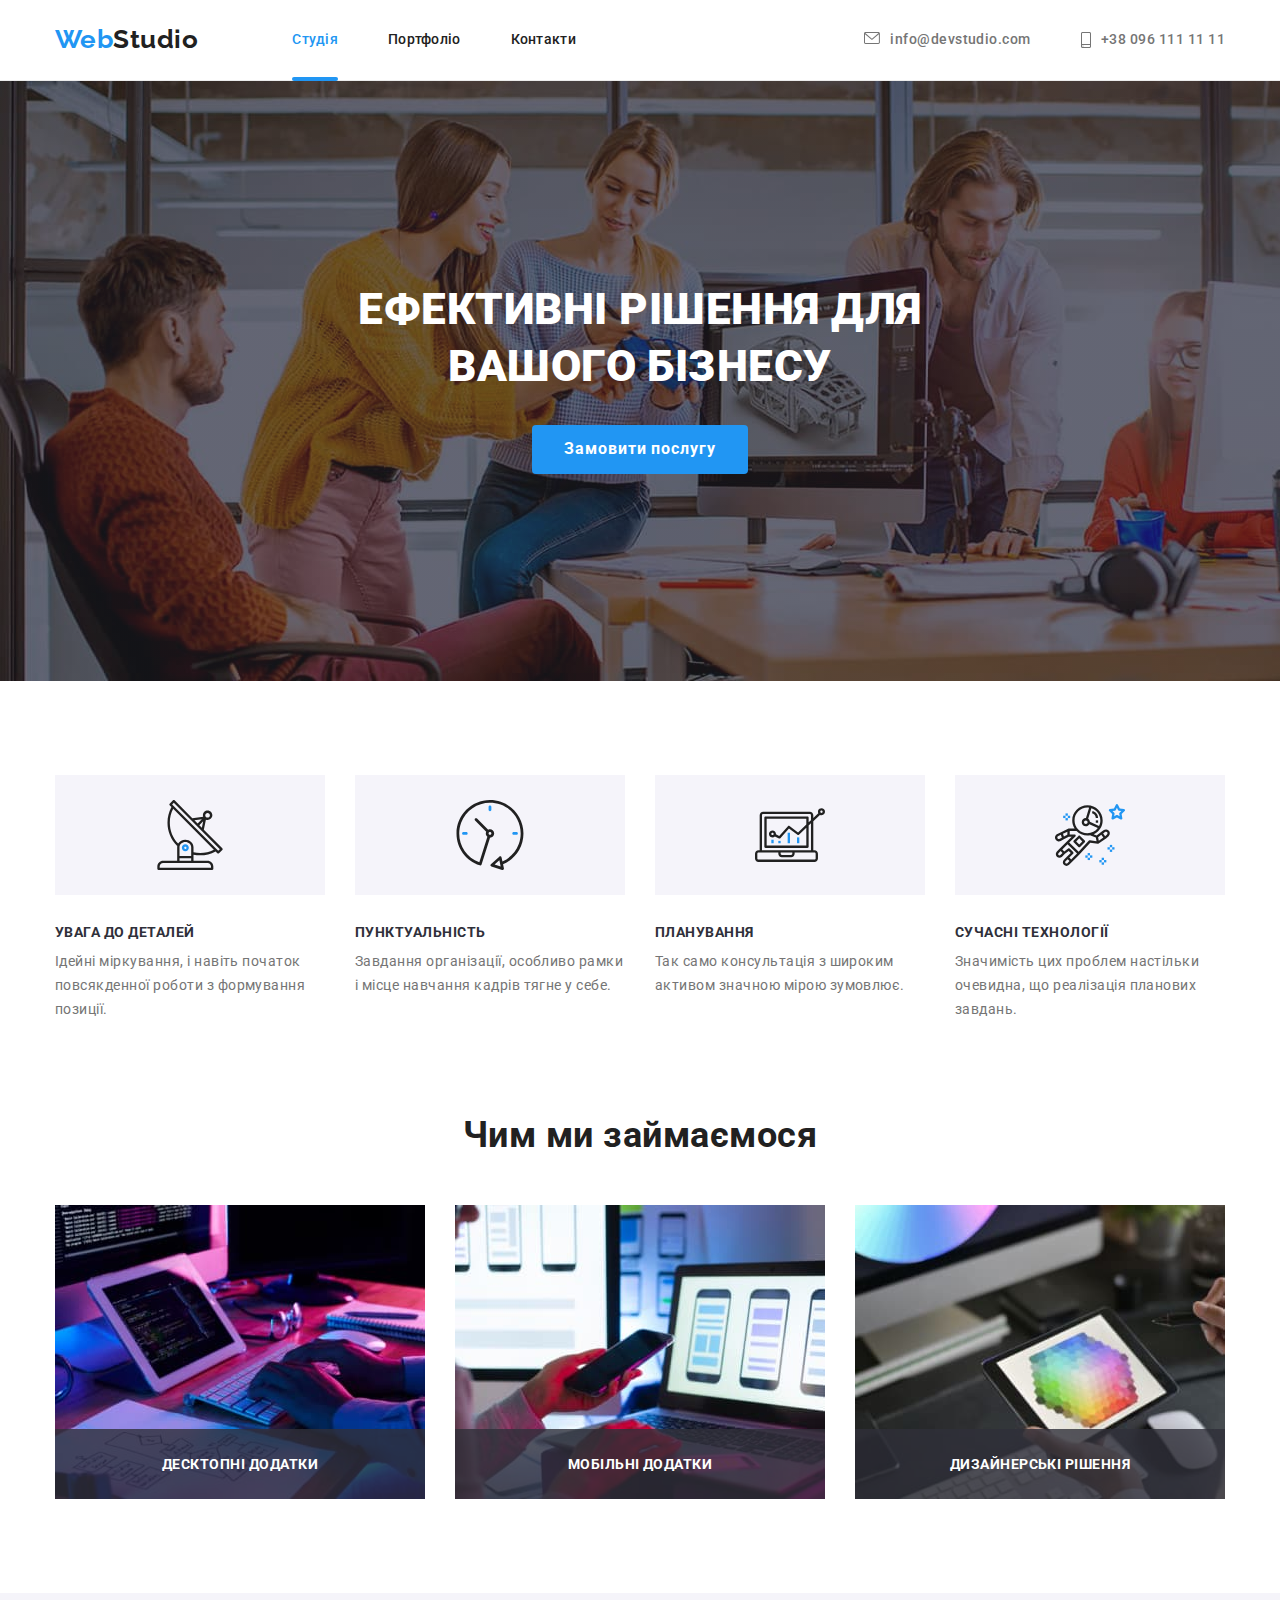
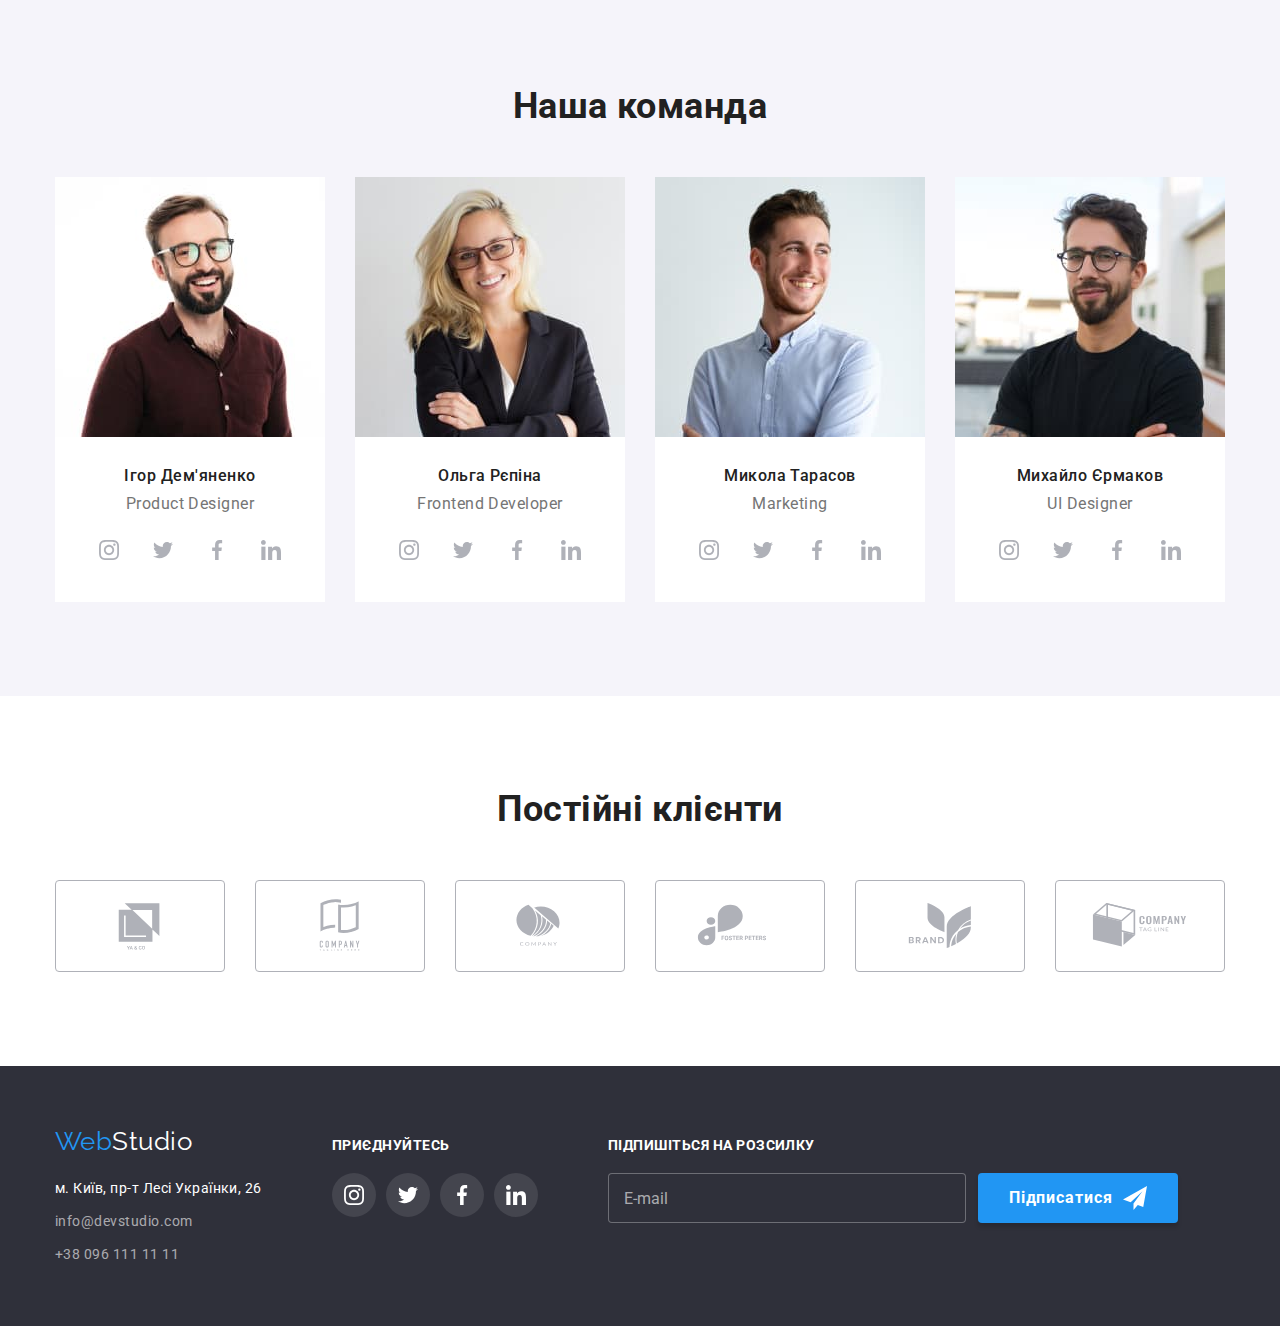
<file: index.html>
<!DOCTYPE html>
<html lang="uk">
  <head>
    <meta charset="UTF-8" />
    <meta name="viewport" content="width=device-width, initial-scale=1.0" />
    <title>Document</title>
    <link rel="preconnect" href="https://fonts.googleapis.com" />
    <link rel="preconnect" href="https://fonts.gstatic.com" crossorigin />
    <link
      href="https://fonts.googleapis.com/css2?family=Raleway:wght@700&family=Roboto:wght@400;500;700;900&display=swap"
      rel="stylesheet"
    />
    <link
      rel="stylesheet"
      href="https://cdn.jsdelivr.net/npm/modern-normalize@1.1.0/modern-normalize.min.css"
    />
    <link rel="stylesheet" href="./css/styles.css" />
  </head>
  <body>
    <header class="page-header">
      <div class="container header-box">
        <nav class="page-navigation">
          <div class="logo">
            <a href="./index.html" class="header-web" lang="en"
              >Web<span class="header-studio">Studio</span></a
            >
          </div>
          <ul class="menu">
            <li class="menu-item">
              <a class="link list-header current-studio" href="./index.html">Студія</a>
            </li>
            <li class="menu-item">
              <a class="link list-header" href="portfolio.html">Портфоліо</a>
            </li>
            <li class="menu-item">
              <a class="link list-header" href="#">Контакти</a>
            </li>
          </ul>
        </nav>
        <ul class="header-link">
          <li class="list-info">
            <a class="link header-info" href="mailto:info@devstudio.com">
              <svg aria-label="іконка пошти" class="contact-icon" width="16" height="12">
                <use href="./images/symbol-defs2.svg#icon-envelope"></use></svg
              >info@devstudio.com</a
            >
          </li>
          <li class="list-info">
            <a class="link header-info" href="tel:380961111111">
              <svg aria-label="іконка телефону" class="contact-icon" width="10" height="16">
                <use href="./images/symbol-defs2.svg#icon-smartphone"></use></svg
              >+38 096 111 11 11</a
            >
          </li>
        </ul>
      </div>
    </header>
    <main>
      <section class="hero-section img">
        <div class="container hero-box">
          <h1 class="hero-title">Ефективні рішення для вашого бізнесу</h1>
          <button class="hero-button" type="button" data-modal-open>Замовити послугу</button>
        </div>
      </section>
      <section class="features-section">
        <div class="container">
          <h2 class="visually-hidden">Наші особливості</h2>
          <ul class="features">
            <li class="features-text">
              <div class="background-features">
                <svg aria-label="іконка антени" class="features-icon" width="70" height="70">
                  <use href="./images/symbol-defs2.svg#icon-antenna"></use>
                </svg>
              </div>
              <h3 class="section-title">Увага до деталей</h3>
              <p class="section-text">
                Ідейні міркування, і навіть початок повсякденної роботи з формування позиції.
              </p>
            </li>
            <li class="features-text">
              <div class="background-features">
                <svg aria-label="конка годинника" class="features-icon" width="70" height="70">
                  <use href="./images/symbol-defs2.svg#icon-clock"></use>
                </svg>
              </div>
              <h3 class="section-title">Пунктуальність</h3>
              <p class="section-text">
                Завдання організації, особливо рамки і місце навчання кадрів тягне у себе.
              </p>
            </li>
            <li class="features-text">
              <div class="background-features">
                <svg aria-label="іконка ноутбука" class="features-icon" width="70" height="70">
                  <use href="./images/symbol-defs2.svg#icon-diagram"></use>
                </svg>
              </div>
              <h3 class="section-title">Планування</h3>
              <p class="section-text">
                Так само консультація з широким активом значною мірою зумовлює.
              </p>
            </li>
            <li class="features-text">
              <div class="background-features">
                <svg aria-label="іконка космонавта" class="features-icon" width="70" height="70">
                  <use href="./images/symbol-defs2.svg#icon-astronaut"></use>
                </svg>
              </div>
              <h3 class="section-title">Сучасні технології</h3>
              <p class="section-text">
                Значимість цих проблем настільки очевидна, що реалізація планових завдань.
              </p>
            </li>
          </ul>
        </div>
      </section>
      <section class="labor-section">
        <div class="container">
          <h2 class="title-company">Чим ми займаємося</h2>
          <ul class="examples">
            <li class="examples-list">
              <div class="examples-list-img-wrapper">
                <img src="./images/img1.jpg" alt="людина працює за планшетом" width="370" />
                <p class="overlay-examples">Десктопні додатки</p>
              </div>
            </li>
            <li class="examples-list">
              <div class="examples-list-img-wrapper">
                <img
                  src="./images/img2.jpg"
                  alt="людина працює з телефоном та лептопом"
                  width="370"
                />
                <p class="overlay-examples">Мобільні додатки</p>
              </div>
            </li>
            <li class="examples-list">
              <div class="examples-list-img-wrapper">
                <img src="./images/img3.jpg" alt="людина працює з кольоровою гамою" width="370" />
                <p class="overlay-examples">Дизайнерські рішення</p>
              </div>
            </li>
          </ul>
        </div>
      </section>
      <section class="our-company">
        <div class="container company">
          <h2 class="title-company">Наша команда</h2>
          <ul class="company-box">
            <li class="text-company">
              <img src="./images/img4.jpg" alt="чоловік в коричневій сорочці" width="270" />
              <div class="company-info">
                <h3 class="img-title">Ігор Дем'яненко</h3>
                <p class="foto-text" lang="en">Product Designer</p>
                <ul class="social-list">
                  <li class="social-list-item">
                    <a href="" class="social-list-link">
                      <svg aria-label="іконка інстаграму" class="social-list-icon">
                        <use href="./images/symbol-defs2.svg#icon-instagram"></use>
                      </svg>
                    </a>
                  </li>
                  <li class="social-list-item">
                    <a href="" class="social-list-link">
                      <svg aria-label="іконка твітеру" class="social-list-icon">
                        <use href="./images/symbol-defs2.svg#icon-twitter"></use>
                      </svg>
                    </a>
                  </li>
                  <li class="social-list-item">
                    <a href="" class="social-list-link">
                      <svg aria-label="іконка фейсбуку" class="social-list-icon">
                        <use href="./images/symbol-defs2.svg#icon-facebook"></use>
                      </svg>
                    </a>
                  </li>
                  <li class="social-list-item">
                    <a href="" class="social-list-link">
                      <svg aria-label="іконка лінкедину" class="social-list-icon">
                        <use href="./images/symbol-defs2.svg#icon-linkedin"></use>
                      </svg>
                    </a>
                  </li>
                </ul>
              </div>
            </li>
            <li class="text-company">
              <img src="./images/img5.jpg" alt="жінка в чорному жакеті" width="270" />
              <div class="company-info">
                <h3 class="img-title">Ольга Рєпіна</h3>
                <p class="foto-text" lang="en">Frontend Developer</p>
                <ul class="social-list">
                  <li class="social-list-item">
                    <a href="" class="social-list-link">
                      <svg aria-label="іконка інстаграму" class="social-list-icon">
                        <use href="./images/symbol-defs2.svg#icon-instagram"></use>
                      </svg>
                    </a>
                  </li>
                  <li class="social-list-item">
                    <a href="" class="social-list-link">
                      <svg aria-label="іконка твітеру" class="social-list-icon">
                        <use href="./images/symbol-defs2.svg#icon-twitter"></use>
                      </svg>
                    </a>
                  </li>
                  <li class="social-list-item">
                    <a href="" class="social-list-link">
                      <svg aria-label="іконка фейсбуку" class="social-list-icon">
                        <use href="./images/symbol-defs2.svg#icon-facebook"></use>
                      </svg>
                    </a>
                  </li>
                  <li class="social-list-item">
                    <a href="" class="social-list-link">
                      <svg aria-label="іконка лінкедину" class="social-list-icon">
                        <use href="./images/symbol-defs2.svg#icon-linkedin"></use>
                      </svg>
                    </a>
                  </li>
                </ul>
              </div>
            </li>
            <li class="text-company">
              <img src="./images/img6.jpg" alt="чоловік в голубій сорочці" width="270" />
              <div class="company-info">
                <h3 class="img-title">Микола Тарасов</h3>
                <p class="foto-text" lang="en">Marketing</p>
                <ul class="social-list">
                  <li class="social-list-item">
                    <a href="" class="social-list-link">
                      <svg aria-label="іконка інстаграму" class="social-list-icon">
                        <use href="./images/symbol-defs2.svg#icon-instagram"></use>
                      </svg>
                    </a>
                  </li>
                  <li class="social-list-item">
                    <a href="" class="social-list-link">
                      <svg aria-label="іконка твітеру" class="social-list-icon">
                        <use href="./images/symbol-defs2.svg#icon-twitter"></use>
                      </svg>
                    </a>
                  </li>
                  <li class="social-list-item">
                    <a href="" class="social-list-link">
                      <svg aria-label="іконка фейсбуку" class="social-list-icon">
                        <use href="./images/symbol-defs2.svg#icon-facebook"></use>
                      </svg>
                    </a>
                  </li>
                  <li class="social-list-item">
                    <a href="" class="social-list-link">
                      <svg aria-label="іконка лінкедину" class="social-list-icon">
                        <use href="./images/symbol-defs2.svg#icon-linkedin"></use>
                      </svg>
                    </a>
                  </li>
                </ul>
              </div>
            </li>
            <li class="text-company">
              <img src="./images/img7.jpg" alt="чоловік в чорній футболці" width="270" />
              <div class="company-info">
                <h3 class="img-title">Михайло Єрмаков</h3>
                <p class="foto-text" lang="en">UI Designer</p>
                <ul class="social-list">
                  <li class="social-list-item">
                    <a href="" class="social-list-link">
                      <svg aria-label="іконка інстаграму" class="social-list-icon">
                        <use href="./images/symbol-defs2.svg#icon-instagram"></use>
                      </svg>
                    </a>
                  </li>
                  <li class="social-list-item">
                    <a href="" class="social-list-link">
                      <svg aria-label="іконка твітеру" class="social-list-icon">
                        <use href="./images/symbol-defs2.svg#icon-twitter"></use>
                      </svg>
                    </a>
                  </li>
                  <li class="social-list-item">
                    <a href="" class="social-list-link">
                      <svg aria-label="іконка фейсбуку" class="social-list-icon">
                        <use href="./images/symbol-defs2.svg#icon-facebook"></use>
                      </svg>
                    </a>
                  </li>
                  <li class="social-list-item">
                    <a href="" class="social-list-link">
                      <svg aria-label="іконка лінкедину" class="social-list-icon">
                        <use href="./images/symbol-defs2.svg#icon-linkedin"></use>
                      </svg>
                    </a>
                  </li>
                </ul>
              </div>
            </li>
          </ul>
        </div>
      </section>
      <section class="clients section">
        <div class="container">
          <h2 class="clients-title">Постійні клієнти</h2>
          <ul class="client-list">
            <li class="client-list-item">
              <a href="#" class="client-list-link">
                <svg aria-label="лого компагії" class="client-logo" width="106px" height="60px">
                  <use href="./images/symbol-defs2.svg#icon-Logo1"></use>
                </svg>
              </a>
            </li>
            <li class="client-list-item">
              <a href="#" class="client-list-link">
                <svg aria-label="лого компагії" class="client-logo" width="106px" height="60px">
                  <use href="./images/symbol-defs2.svg#icon-Logo2"></use>
                </svg>
              </a>
            </li>
            <li class="client-list-item">
              <a href="#" class="client-list-link">
                <svg aria-label="лого компагії" class="client-logo" width="106px" height="60px">
                  <use href="./images/symbol-defs2.svg#icon-Logo3"></use>
                </svg>
              </a>
            </li>
            <li class="client-list-item">
              <a href="#" class="client-list-link">
                <svg aria-label="лого компагії" class="client-logo" width="106px" height="60px">
                  <use href="./images/symbol-defs2.svg#icon-Logo4"></use>
                </svg>
              </a>
            </li>
            <li class="client-list-item">
              <a href="#" class="client-list-link">
                <svg aria-label="лого компагії" class="client-logo" width="106px" height="60px">
                  <use href="./images/symbol-defs2.svg#icon-Logo5"></use>
                </svg>
              </a>
            </li>
            <li class="client-list-item">
              <a href="#" class="client-list-link">
                <svg aria-label="лого компагії" class="client-logo" width="106px" height="60px">
                  <use href="./images/symbol-defs2.svg#icon-Logo6"></use>
                </svg>
              </a>
            </li>
          </ul>
        </div>
      </section>
    </main>
    <footer class="footer">
      <div class="container footer-box">
        <div class="footer-general">
          <div class="logo-footer">
            <a href="./index.html" lang="en" class="footer-web"
              >Web<span class="footer-studio">Studio</span></a
            >
          </div>
          <address>
            <ul class="address-list">
              <li class="footer-link">
                <a
                  class="link-address"
                  href="https://goo.gl/maps/7mnVV2R6GEZQQfYV7"
                  target="_blank"
                  rel="noreferrer noopener nofollow"
                  >м. Київ, пр-т Лесі Українки, 26</a
                >
              </li>
              <li class="footer-link">
                <a class="address" href="mailto:info@devstudio.com">info@devstudio.com</a>
              </li>
              <li class="footer-link">
                <a class="address" href="tel:380961111111">+38 096 111 11 11</a>
              </li>
            </ul>
          </address>
        </div>
        <div class="footer-social">
          <p class="social-title">Приєднуйтесь</p>
          <ul class="social-footer-list">
            <li class="social-footer-item">
              <a href="" class="social-footer-link">
                <svg aria-label="іконка інстаграму" class="social-footer-icon">
                  <use href="./images/symbol-defs2.svg#icon-instagram"></use>
                </svg>
              </a>
            </li>
            <li class="social-footer-item">
              <a href="" class="social-footer-link">
                <svg aria-label="іконка твітеру" class="social-footer-icon">
                  <use href="./images/symbol-defs2.svg#icon-twitter"></use>
                </svg>
              </a>
            </li>
            <li class="social-footer-item">
              <a href="" class="social-footer-link">
                <svg aria-label="іконка фейсбуку" class="social-footer-icon">
                  <use href="./images/symbol-defs2.svg#icon-facebook"></use>
                </svg>
              </a>
            </li>
            <li class="social-footer-item">
              <a href="" class="social-footer-link">
                <svg aria-label="іконка лінкедину" class="social-footer-icon">
                  <use href="./images/symbol-defs2.svg#icon-linkedin"></use>
                </svg>
              </a>
            </li>
          </ul>
        </div>
        <div class="footer-signature">
          <p class="footer-form-title">Підпишіться на розсилку</p>
          <form class="footer-form">
            <label class="footer-form-field">
              <input type="email" class="footer-form-iput" name="user_email" placeholder="E-mail" />
            </label>
            <span class="footer-form-input-wrapper">
              <button type="submit" class="footer-form-submit">
                Підписатися
                <svg
                  aria-label="іконка літачка"
                  class="footer-form-button-icon"
                  width="24"
                  height="24"
                >
                  <use href="./images/symbol-defs2.svg#icon-icon-send"></use>
                </svg>
              </button>
            </span>
          </form>
        </div>
      </div>
    </footer>
    <div class="backdrop is-hidden" data-modal>
      <div class="modal">
        <button type="button" class="modal-close-btn" data-modal-close>
          <svg aria-label="іконка закриття" class="modal-close-icon" width="18" height="18">
            <use href="./images/symbol-defs2.svg#icon-close"></use>
          </svg>
        </button>
        <p class="modal-form-title">Залиште свої дані, ми вам передзвонимо</p>
        <form class="modal-form">
          <label class="modal-form-field">
            <span class="modal-form-field-desc">Ім'я</span>
            <span class="modal-form-input-wrapper">
              <input
                type="text"
                class="modal-form-input"
                name="user_name"
                required
                pattern="[a-zA-Zа-яА-ЯіІїЇ]+"
              />
              <svg aria-label="іконка людини" class="modal-form-input-icon" width="18" height="18">
                <use href="./images/symbol-defs2.svg#icon-person-black"></use>
              </svg>
            </span>
          </label>
          <label class="modal-form-field">
            <span class="modal-form-field-desc">Телефон</span>
            <span class="modal-form-input-wrapper">
              <input
                type="tel"
                class="modal-form-input"
                name="user_phone"
                required
                pattern="[0-9]{3}-[0-9]{3}-[0-9]{2}-[0-9]{2}"
                title="xxx-xxx-xx-xx"
              />
              <svg
                aria-label="іконка телефона"
                class="modal-form-input-icon"
                width="18"
                height="18"
              >
                <use href="./images/symbol-defs2.svg#icon-phone-black"></use>
              </svg>
            </span>
          </label>
          <label class="modal-form-field">
            <span class="modal-form-field-desc">Пошта</span>
            <span class="modal-form-input-wrapper">
              <input type="email" class="modal-form-input" name="user_mail" required />
              <svg aria-label="іконка пошти" class="modal-form-input-icon" width="18" height="18">
                <use href="./images/symbol-defs2.svg#icon-email-black"></use>
              </svg>
            </span>
          </label>
          <label class="modal-form-field">
            <span class="modal-form-field-desc">Коментар</span>
            <textarea
              name="user_message"
              class="modal-form-message"
              placeholder="Введіть текст"
            ></textarea>
          </label>
          <label class="modal-form-check-field">
            <input type="checkbox" class="modal-form-check" name="user_policy" required />
            <svg aria-label="іконка галочка" class="modal-form-own-checkbox" width="16" height="15">
              <use
                class="modal-form-own-checkbox-icon"
                href="./images/symbol-defs2.svg#icon-icon-check"
              ></use>
            </svg>
            Погоджуюся з розсилкою та приймаю&nbsp;&nbsp;
            <a class="modal-form-link" href="">Умови договору</a>
          </label>
          <button type="submit" class="modal-form-submit">Відправити</button>
        </form>
      </div>
    </div>
    <script src="./js/modal.js"></script>
  </body>
</html>
</file>
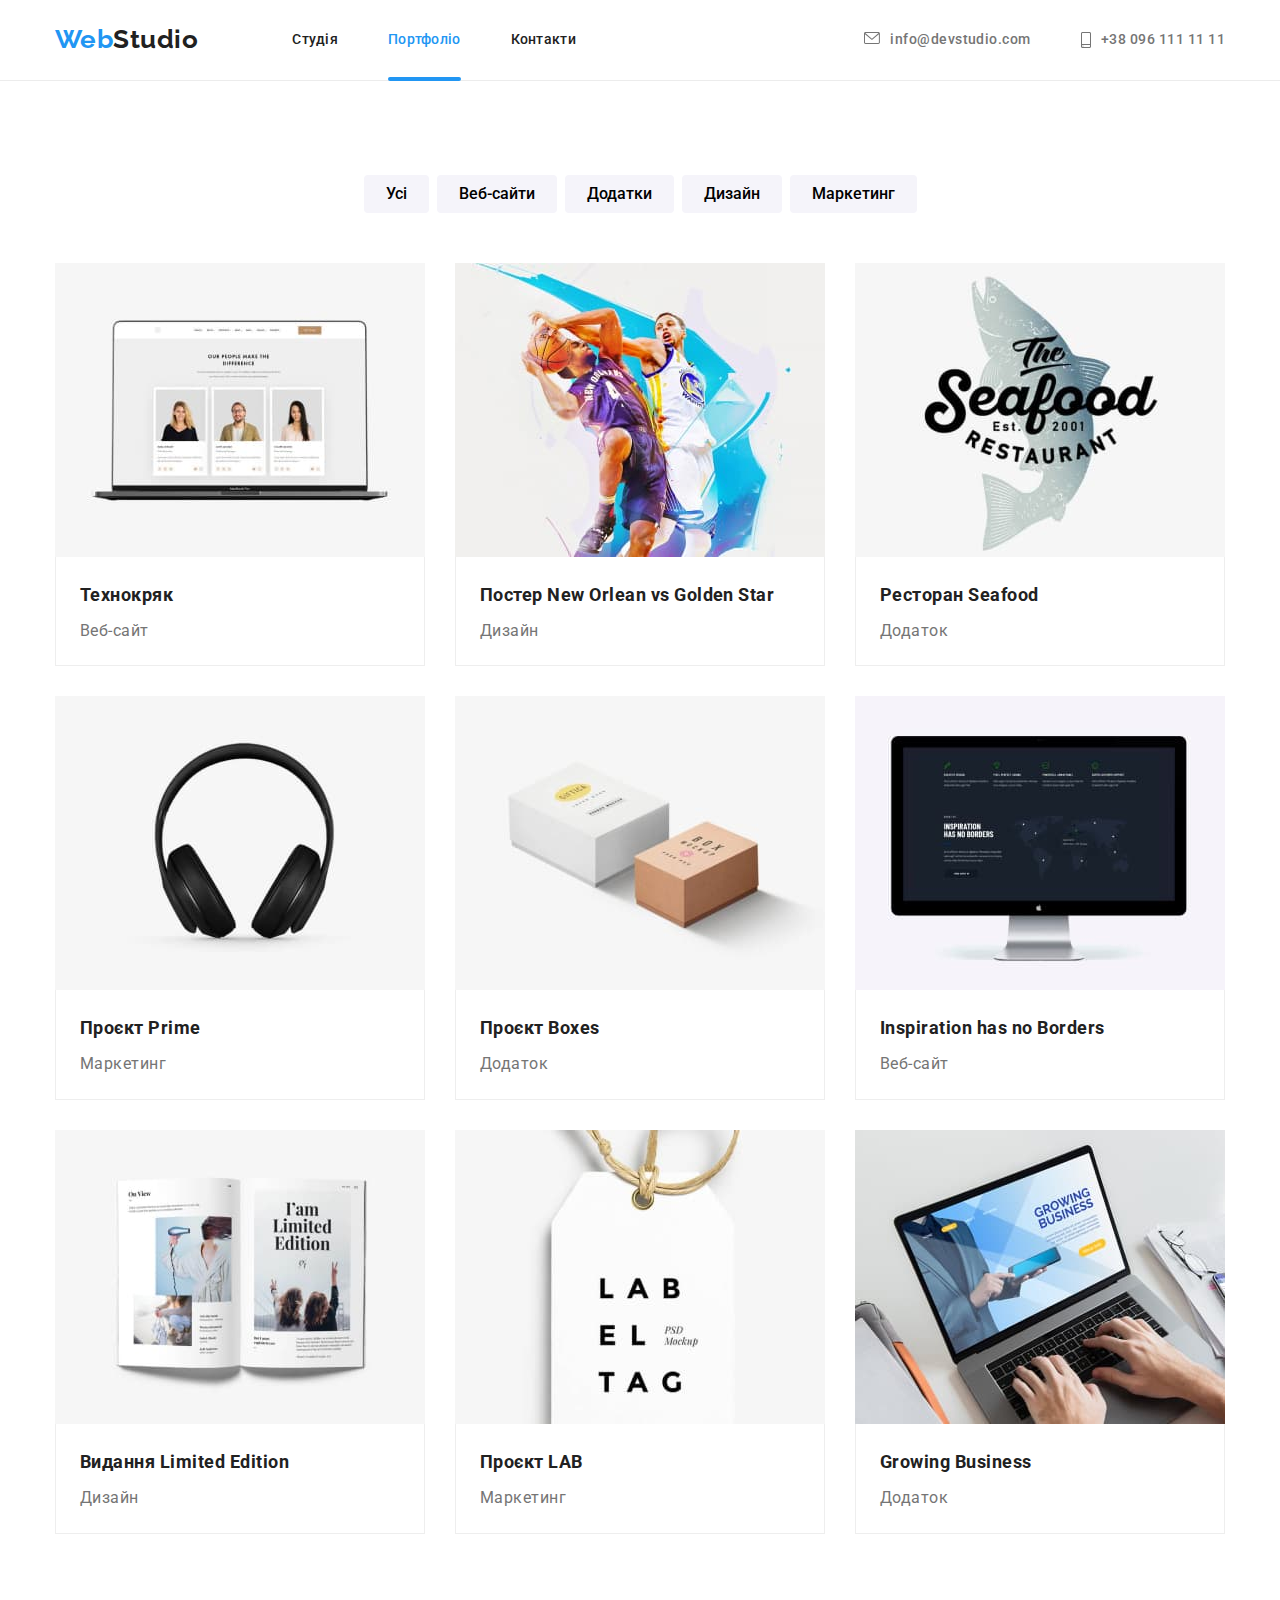
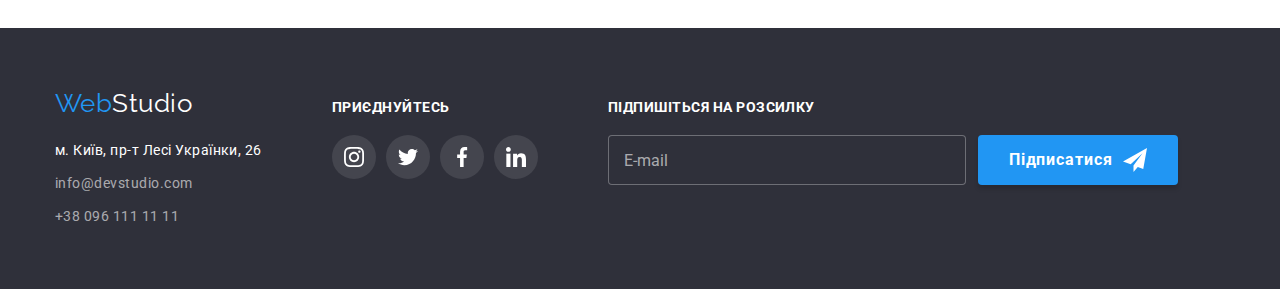
<file: portfolio.html>
<!DOCTYPE html>
<html lang="uk">
  <head>
    <meta charset="UTF-8" />
    <meta name="viewport" content="width=device-width, initial-scale=1.0" />
    <title>Document</title>
    <link rel="preconnect" href="https://fonts.googleapis.com" />
    <link rel="preconnect" href="https://fonts.gstatic.com" crossorigin />
    <link
      href="https://fonts.googleapis.com/css2?family=Raleway:wght@700&family=Roboto:wght@400;500;700;900&display=swap"
      rel="stylesheet"
    />
    <link
      rel="stylesheet"
      href="https://cdn.jsdelivr.net/npm/modern-normalize@1.1.0/modern-normalize.min.css"
    />
    <link rel="stylesheet" href="./css/styles.css" />
  </head>
  <body>
    <header class="page-header">
      <div class="container header-box">
        <nav class="page-navigation">
          <div class="logo">
            <a href="./index.html" class="header-web" lang="en"
              >Web<span class="header-studio">Studio</span></a
            >
          </div>
          <ul class="menu">
            <li class="menu-item">
              <a class="link list-header" href="./index.html">Студія</a>
            </li>
            <li class="menu-item">
              <a class="link list-header current-portfolio" href="portfolio.html">Портфоліо</a>
            </li>
            <li class="menu-item">
              <a class="link list-header" href="#">Контакти</a>
            </li>
          </ul>
        </nav>
        <ul class="header-link">
          <li class="list-info">
            <a class="link header-info" href="mailto:info@devstudio.com">
              <svg aria-label="іконка пошти" class="contact-icon" width="16" height="12">
                <use href="./images/symbol-defs2.svg#icon-envelope"></use></svg
              >info@devstudio.com</a
            >
          </li>
          <li class="list-info">
            <a class="link header-info" href="tel:380961111111">
              <svg aria-label="іконка телефону" class="contact-icon" width="10" height="16">
                <use href="./images/symbol-defs2.svg#icon-smartphone"></use></svg
              >+38 096 111 11 11</a
            >
          </li>
        </ul>
      </div>
    </header>
    <main>
      <section class="section">
        <div class="container hero-portfolio">
          <h1 class="visually-hidden">Portfolio</h1>
          <ul class="list-portfolio">
            <li>
              <button type="button" class="button button-section">Усі</button>
            </li>
            <li>
              <button type="button" class="button button-section">Веб-сайти</button>
            </li>
            <li>
              <button type="button" class="button button-section">Додатки</button>
            </li>
            <li>
              <button type="button" class="button button-section">Дизайн</button>
            </li>
            <li>
              <button type="button" class="button button-section">Маркетинг</button>
            </li>
          </ul>
          <ul class="portfolio-foto">
            <li>
              <a class="portfolio-link" href="#">
                <div class="portfolio-card">
                  <div class="team-list-img-wrapper">
                    <img src="./images/img8.jpg" alt="портрети" width="370" />
                    <p class="overlay">
                      Ресурс пропонує комплексні пропозиції з різним рівнем функціоналу та сервісів.
                      Все це дозволить відвідувачу отримати вичерпні відомості про компанію чи
                      приватну особу.
                    </p>
                  </div>
                  <div class="filter-list">
                    <h2 class="list-title">Технокряк</h2>
                    <p class="text-paragraph">Веб-сайт</p>
                  </div>
                </div>
              </a>
            </li>
            <li>
              <a class="portfolio-link" href="#">
                <div class="portfolio-card">
                  <div class="team-list-img-wrapper">
                    <img src="./images/img9.jpg" alt="гравці баскетболу" width="370" />
                    <p class="overlay">
                      Ресурс пропонує комплексні пропозиції з різним рівнем функціоналу та сервісів.
                      Все це дозволить відвідувачу отримати вичерпні відомості про компанію чи
                      приватну особу.
                    </p>
                  </div>
                  <div class="filter-list">
                    <h2 class="list-title">Постер New Orlean vs Golden Star</h2>
                    <p class="text-paragraph">Дизайн</p>
                  </div>
                </div>
              </a>
            </li>
            <li>
              <a class="portfolio-link" href="#">
                <div class="portfolio-card">
                  <div class="team-list-img-wrapper">
                    <img src="./images/img10.jpg" alt="логотип ресторану" width="370" />
                    <p class="overlay">
                      Ресурс пропонує комплексні пропозиції з різним рівнем функціоналу та сервісів.
                      Все це дозволить відвідувачу отримати вичерпні відомості про компанію чи
                      приватну особу.
                    </p>
                  </div>
                  <div class="filter-list">
                    <h2 class="list-title">Ресторан Seafood</h2>
                    <p class="text-paragraph">Додаток</p>
                  </div>
                </div>
              </a>
            </li>
            <li>
              <a class="portfolio-link" href="#">
                <div class="portfolio-card">
                  <div class="team-list-img-wrapper">
                    <img src="./images/img11.jpg" alt="навушники" width="370" />
                    <p class="overlay">
                      Ресурс пропонує комплексні пропозиції з різним рівнем функціоналу та сервісів.
                      Все це дозволить відвідувачу отримати вичерпні відомості про компанію чи
                      приватну особу.
                    </p>
                  </div>
                  <div class="filter-list">
                    <h2 class="list-title">Проєкт Prime</h2>
                    <p class="text-paragraph">Маркетинг</p>
                  </div>
                </div>
              </a>
            </li>
            <li>
              <a class="portfolio-link" href="#">
                <div class="portfolio-card">
                  <div class="team-list-img-wrapper">
                    <img src="./images/img12.jpg" alt="коробочки" width="370" />
                    <p class="overlay">
                      Ресурс пропонує комплексні пропозиції з різним рівнем функціоналу та сервісів.
                      Все це дозволить відвідувачу отримати вичерпні відомості про компанію чи
                      приватну особу.
                    </p>
                  </div>
                  <div class="filter-list">
                    <h2 class="list-title">Проєкт Boxes</h2>
                    <p class="text-paragraph">Додаток</p>
                  </div>
                </div>
              </a>
            </li>
            <li>
              <a class="portfolio-link" href="#">
                <div class="portfolio-card">
                  <div class="team-list-img-wrapper">
                    <img src="./images/img13.jpg" alt="епл-аймак" width="370" />
                    <p class="overlay">
                      Ресурс пропонує комплексні пропозиції з різним рівнем функціоналу та сервісів.
                      Все це дозволить відвідувачу отримати вичерпні відомості про компанію чи
                      приватну особу.
                    </p>
                  </div>
                  <div class="filter-list">
                    <h2 class="list-title">Inspiration has no Borders</h2>
                    <p class="text-paragraph">Веб-сайт</p>
                  </div>
                </div>
              </a>
            </li>
            <li>
              <a class="portfolio-link" href="#">
                <div class="portfolio-card">
                  <div class="team-list-img-wrapper">
                    <img src="./images/img14.jpg" alt="розгорнута книга" width="370" />
                    <p class="overlay">
                      Ресурс пропонує комплексні пропозиції з різним рівнем функціоналу та сервісів.
                      Все це дозволить відвідувачу отримати вичерпні відомості про компанію чи
                      приватну особу.
                    </p>
                  </div>
                  <div class="filter-list">
                    <h2 class="list-title">Видання Limited Edition</h2>
                    <p class="text-paragraph">Дизайн</p>
                  </div>
                </div>
              </a>
            </li>
            <li>
              <a class="portfolio-link" href="#">
                <div class="portfolio-card">
                  <div class="team-list-img-wrapper">
                    <img src="./images/img15.jpg" alt="бірка" width="370" />
                    <p class="overlay">
                      Ресурс пропонує комплексні пропозиції з різним рівнем функціоналу та сервісів.
                      Все це дозволить відвідувачу отримати вичерпні відомості про компанію чи
                      приватну особу.
                    </p>
                  </div>
                  <div class="filter-list">
                    <h2 class="list-title">Проєкт LAB</h2>
                    <p class="text-paragraph">Маркетинг</p>
                  </div>
                </div>
              </a>
            </li>
            <li>
              <a class="portfolio-link" href="#">
                <div class="portfolio-card">
                  <div class="team-list-img-wrapper">
                    <img src="./images/img16.jpg" alt="людина працює з ноутбуком" width="370" />
                    <p class="overlay">
                      Ресурс пропонує комплексні пропозиції з різним рівнем функціоналу та сервісів.
                      Все це дозволить відвідувачу отримати вичерпні відомості про компанію чи
                      приватну особу.
                    </p>
                  </div>
                  <div class="filter-list">
                    <h2 class="list-title">Growing Business</h2>
                    <p class="text-paragraph">Додаток</p>
                  </div>
                </div>
              </a>
            </li>
          </ul>
        </div>
      </section>
    </main>
    <footer class="footer">
      <div class="container footer-box">
        <div class="footer-general">
          <div class="logo-footer">
            <a href="./index.html" lang="en" class="footer-web"
              >Web<span class="footer-studio">Studio</span></a
            >
          </div>
          <address>
            <ul class="address-list">
              <li class="footer-link">
                <a
                  class="link-address"
                  href="https://goo.gl/maps/7mnVV2R6GEZQQfYV7"
                  target="_blank"
                  rel="noreferrer noopener nofollow"
                  >м. Київ, пр-т Лесі Українки, 26</a
                >
              </li>
              <li class="footer-link">
                <a class="address" href="mailto:info@devstudio.com">info@devstudio.com</a>
              </li>
              <li class="footer-link">
                <a class="address" href="tel:380961111111">+38 096 111 11 11</a>
              </li>
            </ul>
          </address>
        </div>
        <div class="footer-social">
          <p class="social-title">Приєднуйтесь</p>
          <ul class="social-footer-list">
            <li class="social-footer-item">
              <a href="" class="social-footer-link">
                <svg aria-label="іконка інстаграму" class="social-footer-icon">
                  <use href="./images/symbol-defs2.svg#icon-instagram"></use>
                </svg>
              </a>
            </li>
            <li class="social-footer-item">
              <a href="" class="social-footer-link">
                <svg aria-label="іконка твітеру" class="social-footer-icon">
                  <use href="./images/symbol-defs2.svg#icon-twitter"></use>
                </svg>
              </a>
            </li>
            <li class="social-footer-item">
              <a href="" class="social-footer-link">
                <svg aria-label="іконка фейсбуку" class="social-footer-icon">
                  <use href="./images/symbol-defs2.svg#icon-facebook"></use>
                </svg>
              </a>
            </li>
            <li class="social-footer-item">
              <a href="" class="social-footer-link">
                <svg aria-label="іконка лінкедину" class="social-footer-icon">
                  <use href="./images/symbol-defs2.svg#icon-linkedin"></use>
                </svg>
              </a>
            </li>
          </ul>
        </div>
            <div class="footer-signature">
          <p class="footer-form-title">Підпишіться на розсилку</p>
          <form class="footer-form">
            <label class="footer-form-field">
              <input type="email" class="footer-form-iput" name="user_email" placeholder="E-mail" />
            </label>
            <span class="footer-form-input-wrapper">
              <button type="submit" class="footer-form-submit">
                Підписатися
                <svg
                  aria-label="іконка літачка"
                  class="footer-form-button-icon"
                  width="24"
                  height="24"
                >
                  <use href="./images/symbol-defs2.svg#icon-icon-send"></use>
                </svg>
              </button>
            </span>
          </form>
        </div>
      </div>
      </div>
    </footer>
  </body>
</html>
</file>
<file: css/styles.css>
:root {
    --main-font-family: 'Roboto', sans-serif;
    --main-color: #212121;
    --main-light-color: #ffffff;
    --accent-color: #2196f3;
    --secondary-color: #757575;
    --footer-color: #2f303a;
    --button-color: #f5f4fa;
    --trnsition-dur-and-func: 250ms cubic-bezier(0.4, 0, 0.2, 1);
}
h1,h2,h4,p {
 margin-top: 0; 
 margin-bottom: 0;      
}

ul,ol {
  margin-top: 0;
  margin-bottom: 0;
  padding-left: 0;
}

img {
        display: block;
}


body {
        font-family: var(--main-font-family);
        font-size: 16px;
        color: var(--main-color);
        letter-spacing: 0.03em;
}

.container {
        width: 1200px;
        margin-left: auto;
        margin-right: auto;
        padding-left: 15px;
        padding-right: 15px;
}
/* heder */
.header-box {
        display: flex;
        justify-content: space-between;
        align-items: center;
}
.header-studio {
    font-size: 26px;
    line-height: 1.2;
    font-weight: 700;
    font-family: 'Raleway', sans-serif;
    color: var(--main-color);
}
.header-web{
        font-size: 26px;
        line-height: 1.2;
        font-weight: 700;
        font-family: 'Raleway', sans-serif;
        color: var(--accent-color);
}
.page-header {
        /* padding-top: 32px;
        padding-bottom: 32px; */
        border-bottom: 1px solid #ECECEC;

    background-color: var(--main-light-color);
}
.link.list-header {
        position: relative;
        display: inline-block;
        transition: color var(--trnsition-dur-and-func);
}

.link.header-info {
        display: flex;
        color: var(--secondary-color);
       transition: color var(--trnsition-dur-and-func);   
}
.contact-icon {
        margin-right: 10px;
        justify-content: center;
        align-items: center;
        fill: currentColor;
}


.page-navigation {
        display: flex;
        align-items: center;
}

.menu{
        display: flex;
        align-items: center;
        column-gap: 50px;
}

.menu-item {
        display: block
}


.header-link {
        display: flex;
        align-items: center;
        margin-left: auto;
        gap: 50px;
}

.list-header {
        padding-top: 32px;
        padding-bottom: 32px;

        color: var(--main-color);
        font-weight: 500;
        font-size: 14px;
        line-height: 1.1;
        letter-spacing: 0.02em;
}
.logo{
        margin-right: 94px;
}

a {
    text-decoration: none;
}
.visually-hidden {
    position: absolute;
    white-space: nowrap;
    width: 1px;
    height: 1px;
    overflow: hidden;
    border: 0;
    padding: 0;
    clip: rect(0 0 0 0);
    clip-path: inset(50%);
    margin: -1px;
}
li {
    list-style-type: none;
}

.button {
        border: none;
        cursor: pointer;
        font-family: inherit;
        font-weight: 500;
        font-size: 16px;
        line-height: 1.6;
        background-color: var(--main-light-color);
        transition: background-color var(--trnsition-dur-and-func), color var(--trnsition-dur-and-func), box-shadow var(--trnsition-dur-and-func);
}
.button-text {
        font-weight: 500;
        font-size: 16px;
        line-height: 1.6;
}
/* hover focus button */
.button:hover,
.button:focus {
        background-color: var(--accent-color);
        color: var(--main-light-color);
        box-shadow: 0 2px 2px 0 rgba(0, 0, 0, 0.12),
        0 1px 2px 0 rgba(0, 0, 0, 0.08),
        0 3px 1px 0 rgba(0, 0, 0, 0.1);
}
.hero-button:hover,
.hero-button:focus {
        background-color: #188CE8;
        color: var(--main-light-color);
}
/* hover focus link */
.link:hover,
.link:focus {
        background-color: var(--accent-color);
        color: var(--accent-color);

        background-color: var(--main-light-color);
    }
    
/* link address footer */
.link-address {
            color: var(--main-light-color);
            font-style: normal;  
            font-weight: 400;
            font-size: 14px;
            line-height: 1.7;
            transition: color var(--trnsition-dur-and-func);
}
/* informatoin footer  */


.address {
        color: rgba(255, 255, 255, 0.6);
        font-size: 14px;
        line-height: 1.7;
        font-style: normal;
        transition: color var(--trnsition-dur-and-func);
}

.address:hover,
.address:focus,
.link-address:hover,
.link-address:focus {
    color: var(--accent-color);
}
.list-title {
        margin-bottom: 4px;

        font-weight: 700;
        font-size: 18px;
        line-height: 2;
        color: var(--main-color);
}
.text-paragraph {

        font-weight: 400;
        font-size: 16px;
        line-height: 1.8;
        color: var(--secondary-color);
}
.header-info {
        padding-top: 32px;
        padding-bottom: 32px;

        font-weight: 500;
        font-size: 14px;
        line-height: 1.1;
        color: var(--secondary-color);
}
.list-info {
        display: block;
}
.footer-box {
        display: flex;
        gap: 70px;
        align-items: baseline;
}

.footer {
    padding-top: 60px;
    padding-bottom: 60px;

    background: #2f303a;
}

.logo-footer {
        display: inline-block;
        margin-bottom: 20px;
}
.footer-web {
        color: var(--accent-color);
        font-size: 26px;
        line-height: 1.2;
        font-family: 'Raleway', sans-serif;
}
.footer-studio {
        color: var(--main-light-color);
        font-size: 26px;
        line-height: 1.2;
        font-family: 'Raleway', sans-serif;
}
.hero-title {
        margin-bottom: 30px;

        font-weight: 900;
        font-size: 44px;
        line-height: 1.3;
        color: var(--main-light-color);
        text-transform: uppercase;
        text-align: center;
}
.hero-section.img {
        max-width: 1600px;
        height: 600px;
        margin-right: auto;
        margin-left: auto;
        background-image: linear-gradient(rgba(47, 48, 58, 0.4), rgba(47, 48, 58, 0.4)), url("../images/Img17.jpg");
        background-size: cover;
}
.container.hero-box {
width: 700px;
}

.hero-section {
        padding-top: 200px;
        padding-bottom: 200px;
        background: var(--footer-color)
        } 
.hero-button {
        display: block;
        border-radius: 4px;
        padding: 10px 32px;
        min-width: 216px;
        margin-left: auto;
        margin-right: auto;
        border: none;
        

        font-family: 'Roboto';
        font-style: normal;
        font-weight: 700;
        font-size: 16px;
        line-height: 1.8;
        letter-spacing: 0.06em;
        cursor: pointer;
        background-color: var(--accent-color);
        color: var(--main-light-color);
        transition: background-color var(--trnsition-dur-and-func);
}
.features-section {
padding-top: 94px;
padding-bottom: 94px;
}

.features {
        display: flex;
        gap: 30px;
        }
        .features-text {
                width: 270px;
        }
        .background-features {
                display: flex;
                background-color: var(--button-color);
                height: 120px;
                margin-bottom: 30px;
                align-items: center;
                justify-content: center;
        }


.section-title {
        margin-top: 0;
        margin-bottom: 10px;

        font-weight: 700;
        font-size: 14px;
        line-height: 1.1;
        color: var(--footer-color);
        text-transform: uppercase;
}

.section-text {
        font-weight: 400;
        font-size: 14px;
        line-height: 1.7;
        color: var(--secondary-color);
}
/* секція приклади */
.labor-section {
        padding-bottom: 94px;
}
.examples-list-img-wrapper {
        position: relative; 
}

/* .examples-list {
        position: relative;
} */
.overlay-examples {
        position: absolute;
        display: flex;
        align-items: center;
        justify-content: center;
        bottom: 0;
        width: 100%;
        height: 70px;
        background-color: rgba(47, 48, 58, 0.8);
        color: var(--main-light-color);
        font-weight: 700;
        font-size: 14px;
        line-height: 1.1;
        text-transform: uppercase;

}

.examples {
        display: flex;
        gap: 30px;
}
/* секція наша команда-background-color */
.company-box {
        display: flex;
        gap: 30px;
        
}
.our-company {
        padding-top: 94px;
        padding-bottom: 94px;
        background-color: var(--button-color);
}

.text-company {
        background-color: var(--main-light-color);
}
/* .container.company {
} */

.title-company {
        text-align: center;
        margin-bottom: 50px;

        font-weight: 700;
        font-size: 36px;
        line-height: 1.1;
        color: var(--main-color);
}
.social-list-link {
        display: flex;
        align-items: center;
        justify-content: center;
        width: 44px;
        height: 44px;
        border-radius: 50%;
        background-color: #ffffff;
        transition: background-color var(--trnsition-dur-and-func);
}

.social-list-link:hover,
.social-list-link:focus {
background-color: var(--accent-color) ;
}

.social-list {
        display: flex;
        justify-content: center;
        column-gap: 10px;
}
.social-list-icon {
        width: 20px;
        height: 20px;
        fill: #afb1b8;
        transition: fill var(--trnsition-dur-and-func);
}
.social-list-link:hover .social-list-icon,
.social-list-link:focus .social-list-icon {
        fill: #ffffff;
}

.img-title {
        margin-top: 0;
        margin-bottom: 10px;

        font-weight: 500;
        font-size: 16px;
        line-height: 1.1;
        color: var(--main-color);
        letter-spacing: 0.03em;
}
.foto-text {
        font-weight: 400;
        font-size: 16px;
        line-height: 1.1;
        margin-bottom: 16px;
        color: var(--secondary-color);
}
.company-info {
        text-align: center;
        padding: 30px;
}

/* clients */

.clients-title {
        text-align: center;
        margin-bottom: 50px;

        font-weight: 700;
        font-size: 36px;
        line-height: 1.1;
        color: var(--main-color);
}

.client-list {
        display: flex;
        align-items: center;
        justify-content: center;
        gap: 30px;
}
.client-list-link {
        display: flex;
        align-items: center;
        justify-content: center;
        border-radius: 4px;
        border: 1px solid #afb1b8;
        background-color: var(--main-light-color);
        color: #afb1b8;
        width: 170px;
        height: 92px;
        transition: color var(--trnsition-dur-and-func), border var(--trnsition-dur-and-func);
}
.client-list-link:hover,
.client-list-link:focus {
        color: var(--accent-color);
        border-color: var(--accent-color);
}
.client-logo {
        fill: currentColor;
}

.social-title {
margin-top: 0;
margin-bottom: 20px;

font-weight: 700;
font-size: 14px;
line-height: 1.1;
color: var(--main-light-color);
text-transform: uppercase;
}

.social-footer-link {
        display: flex;
        display: flex;
        align-items: center;
        justify-content: center;
        width: 44px;
        height: 44px;
        border-radius: 50%;
        background-color: rgba(255, 255, 255, 0.1);
        transition: background-color var(--trnsition-dur-and-func);

}
.social-footer-link:hover,
.social-footer-link:focus {
        background-color: var(--accent-color);
}
.social-footer-list {
        display: flex;
        align-items: center;
        justify-content: center;
        column-gap: 10px;
}

.social-footer-icon {
        width: 20px;
        height: 20px;
        fill:#ffffff;
}

/* .container.footer {
        display: flex;
        gap: 70px;
        align-items: baseline;
} */

.footer-link {
margin-bottom: 9px;
}
.footer-link:last-child {
        margin-bottom: 0;
}

.section {
        padding-top: 94px;
        padding-bottom: 94px;
}
.container.hero-portfolio{
        margin-left: auto;
        margin-right: auto;
}
.list-portfolio {
        display: flex;
       align-items: center;
       justify-content: center;
       gap: 8px;
       margin-bottom: 50px;
}
.portfolio-foto {
        display: flex;
        gap: 30px;
        flex-wrap: wrap;
}

.filter-list {
        padding: 20px 24px;
        border-bottom: 1px solid #EEEEEE;
        border-left: 1px solid #EEEEEE;
        border-right: 1px solid #EEEEEE;
}
.portfolio-link {
        display: block;
        transition: box-shadow var(--trnsition-dur-and-func);
}

.portfolio-link:hover,
.portfolio-link:focus {
box-shadow: 0px 1px 1px rgba(0, 0, 0, 0.12),
                0px 4px 4px rgba(0, 0, 0, 0.06),
                1px 4px 6px rgba(0, 0, 0, 0.16);
}
.current-studio {
    color: var(--accent-color);
}

.current-studio::after {
        position: absolute;
        content: "";
        display: block;
        bottom: -1px;
        width: 100%;
        height: 4px;
        background-color: var(--accent-color);
        border-radius: 2px;
}
    
.current-portfolio {
    color: var(--accent-color);
}
.current-portfolio::after {
position: absolute;
content: "";
display: block;
bottom: -1px;
width: 100%;
height: 4px;
background-color: var(--accent-color);
border-radius: 2px;
}

.button-section {
    padding: 6px 22px;
    border-radius: 4px;

    background: var(--button-color);
}

.team-list-img-wrapper {
        position: relative;
        overflow: hidden;
}

.overlay {
        position: absolute;
        top: 0;
        left:0;
        height: 100%;
        width: 100%;
        font-size: 18px;
        overflow: auto;
        color: var(--main-light-color);
        background-color: rgba(33, 150, 243, 0.9);
        padding: 63px 24px;
        line-height: 1.6;
        transform: translateY(100%);
        transition: transform var(--trnsition-dur-and-func);
}
.portfolio-link:hover .overlay,
.portfolio-link:focus .overlay {
        transform: translate(0%);
}

.backdrop {
        position: fixed;
        top: 0;
        left: 0;
        z-index: 555;
        width: 100%;
        height: 100%;
        background-color: rgba(0, 0, 0, 0.2);  
        transition: opacity 250ms ease, visibility 250ms ease;   
}

.backdrop.is-hidden {
        visibility: hidden;
        opacity: 0;
        pointer-events: none;
}
/* modal-window*/
.modal {
        position: absolute;
        top: 50%;
        left: 50%;
        transform: translate(-50%, -50%);
        width: 528px;
        min-height: 581px;
        padding: 40px;
        background-color: var(--main-light-color);
        box-shadow: 0 2px 1px 0 rgba(0, 0, 0, 0.2), 0 1px 1px 0 rgba(0, 0, 0, 0.14), 0 1px 3px 0 rgba(0, 0, 0, 0.12);
}

.modal-close-btn {
        position: absolute;
        top: 8px;
        right: 8px;
        display: flex;
        align-items: center;
        justify-content: center;
        width: 30px;
        height: 30px;
        border-radius: 50px;
        background-color: transparent;
        border: 1px solid rgba(0, 0, 0, 0.1);
        padding: 0;
        cursor: pointer;
        transition: fill var(--trnsition-dur-and-func);
}

.modal-close-btn:focus,
.modal-close-btn:hover {
        fill: var(--accent-color);
}

/* modal-window*/


/* modal-form */

.modal-form-title {
font-size: 20px;
line-height: 1.2;
font-weight: 700;
font-family: var(--main-font-family);
text-align: center;  
margin-bottom: 30px;     
}

.modal-form {
        display: flex;
        flex-direction: column;
}

.modal-form-field {
        margin-bottom: 10px;
}

.modal-form-field-desc {
        display: block;
        margin-bottom: 4px;
        font-size: 12px;
        line-height: 1.2;
        color: var(--secondary-color);
}

.modal-form-input-wrapper {
        position: relative;
        display: block;
}

.modal-form-input{
        width: 100%;
        height: 40px;
        border-radius: 4px;
        border: 1px solid rgba(33, 33, 33, 0.2);
        padding-left: 42px;
        transition: border-color var(--trnsition-dur-and-func);
}

.modal-form-input:focus {
        border-color: var(--accent-color);
        outline: none;
}

.modal-form-input-icon {
        position: absolute;
        top: 50%;
        left: 12px;
        transform: translateY(-50%);
        transition: fill var(--trnsition-dur-and-func);
}

.modal-form-input:focus + .modal-form-input-icon {
        fill: var(--accent-color);
}

.modal-form-message {
        display: block;
        width: 100%;
        height: 120px;
        border-radius: 4px;
        border: 1px solid rgba(33, 33, 33, 0.2);
        padding: 12px 16px;
        resize: none;
        transition: border-color var(--trnsition-dur-and-func);
}

.modal-form-message::placeholder {
        font-weight: 400;
        font-size: 12px;
        font-family: var(--main-font-family);
        color: rgba(117, 117, 117, 0.5);
}

.modal-form-message:focus {
        border-color: var(--accent-color);
        outline: none;
}

.modal-form-link {
        position: relative;
        color: var(--accent-color);
}

 .modal-form-link::after {
        position: absolute;
        content: "";
        display: block;
        bottom: 6px;
        width: 100%;
        height: 1px;
        background-color: var(--accent-color);
        border-radius: 1px;
 }

.modal-form-check-field {
        display: flex;
        align-items: center;
        margin-bottom: 30px;
        font-weight: 400;
        font-size: 14px;
        line-height: 1.7;
        color: var(--secondary-color);
}

.modal-form-check {
        position: absolute;
        appearance: none;
}

.modal-form-own-checkbox {
        margin-right: 7px;
        border-radius: 2px;
        border: 1px solid var(--main-color);
        cursor: pointer;
}

.modal-form-own-checkbox-icon {
        display: none;
}

.modal-form-check:checked + .modal-form-own-checkbox {
background-color: var(--accent-color);
border: none;
}

.modal-form-check:checked + .modal-form-own-checkbox .modal-form-own-checkbox-icon {
        display: block;
}

.modal-form-submit {
        display: block;
        border-radius: 4px;
        padding: 10px 32px;
        min-width: 200px;
        margin-left: auto;
        margin-right: auto;
        border: none;


        font-family: 'Roboto';
        font-style: normal;
        font-weight: 700;
        font-size: 16px;
        line-height: 1.8;
        letter-spacing: 0.06em;
        cursor: pointer;
        background-color: var(--accent-color);
        color: var(--main-light-color);
        box-shadow: 0 4px 4px 0 rgba(0, 0, 0, 0.15);
        transition: background-color var(--trnsition-dur-and-func);
}

.modal-form-submit:hover,
.modal-form-submit:focus {
        background-color: #188CE8;
        /* box-shadow: 0 2px 1px 0 rgba(0, 0, 0, 0.2),
        0 1px 1px 0 rgba(0, 0, 0, 0.14),
        0 1px 3px 0 rgba(0, 0, 0, 0.12); */
}
/* .modal-form-check:focus + .modal-form-own-checkbox {
        box-shadow: 0 0 0 0.5px var(--main-color);
} */
/* modal-form */

/* footer-form */

/* .footer-signature {
        display: block;
} */

.footer-form {
        display: flex;
}

.footer-form-field {
        margin-right: 12px;
}

.footer-form-button-icon {
        margin-left: 10px;
}

.footer-form-iput-wrapper {
        display: block;
}

.footer-form-iput {
        width: 100%;
        height: 50px;
        width: 358px;
        border-radius: 4px;
        border: 1px solid rgba(33, 33, 33, 0.2);
        padding: 15px;
        background-color: #2F303A;
        border: 1px solid rgba(255, 255, 255, 0.3);
        color: rgba(255, 255, 255, 0.6);
}

.footer-form-iput::placeholder {
        font-family: var(--main-font-family);
        font-size: 16px;
        font-weight: 400;
        line-height: 1.3;
        color: rgba(255, 255, 255, 0.6);
}

.footer-form-title {
        margin-top: 0;
        margin-bottom: 20px;

        font-weight: 700;
        font-size: 14px;
        line-height: 1.1;
        color: var(--main-light-color);
        text-transform: uppercase;
}

.footer-form-submit {
        display: flex;
        align-items: center;
        justify-content: center;
        border-radius: 4px;
        min-width: 200px;
        min-height: 50px;
        margin-left: auto;
        margin-right: auto;
        border: none;


        font-family: 'Roboto';
        font-style: normal;
        font-weight: 700;
        font-size: 16px;
        line-height: 1.8;
        letter-spacing: 0.06em;
        cursor: pointer;
        background-color: var(--accent-color);
        color: var(--main-light-color);
        box-shadow: 0 4px 4px 0 rgba(0, 0, 0, 0.15);
        transition: background-color var(--trnsition-dur-and-func);
}

.footer-form-submit:hover,
.footer-form-submit:focus {
        background-color: #188CE8;
}


/* footer-form */
</file>
